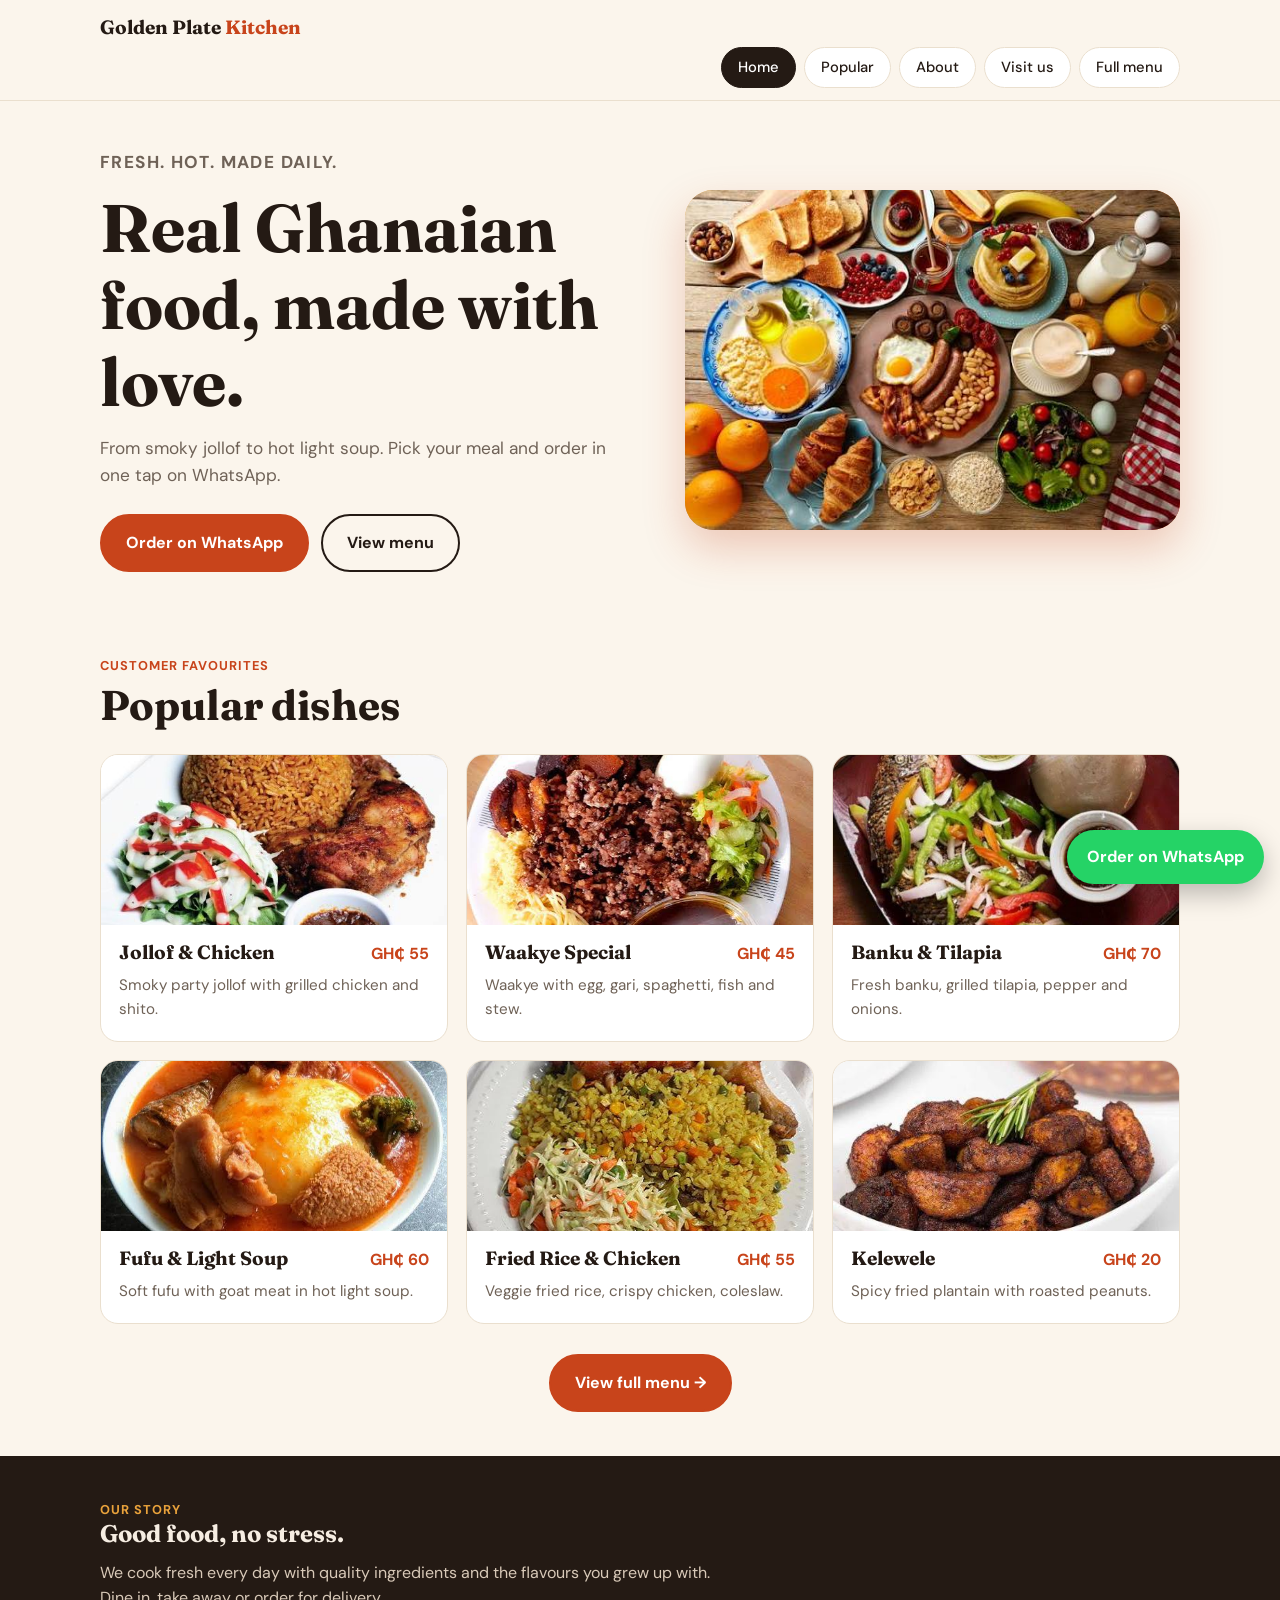
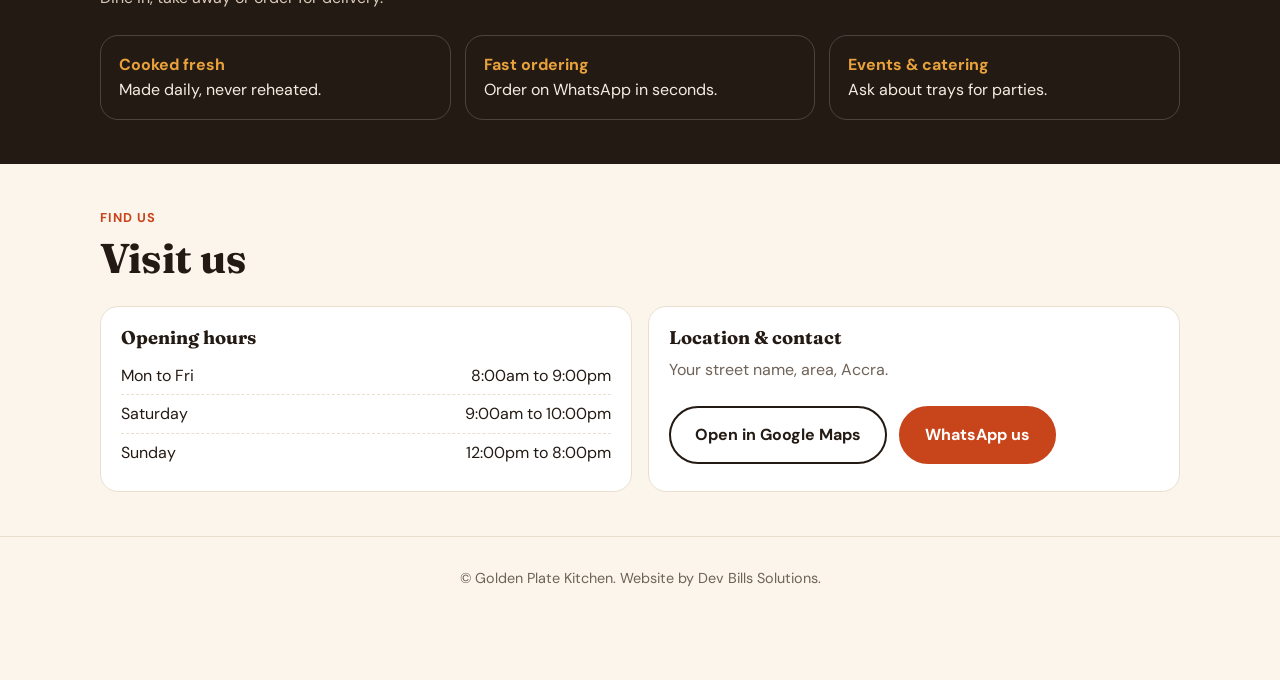
<file: index.html>
<!DOCTYPE html>
<html lang="en">
<head>
  <meta charset="UTF-8">
  <meta name="viewport" content="width=device-width, initial-scale=1">
  <title>Golden Plate Kitchen | Fresh Ghanaian Food</title>
  <meta name="description" content="Fresh Ghanaian meals made daily. See our popular dishes and order on WhatsApp.">
  <meta property="og:title" content="Golden Plate Kitchen | Fresh Ghanaian Food">
  <meta property="og:description" content="Fresh Ghanaian meals made daily. See our popular dishes and order on WhatsApp.">
  <link rel="preconnect" href="https://fonts.googleapis.com">
  <link rel="preconnect" href="https://fonts.gstatic.com" crossorigin>
  <link href="https://fonts.googleapis.com/css2?family=DM+Sans:wght@400;500;700&family=Fraunces:opsz,wght@9..144,600;9..144,700&display=swap" rel="stylesheet">
  <link rel="stylesheet" href="style.css">
</head>
<body>
  <header class="site-header">
    <div class="wrap">
      <div class="top"><a class="brand" href="#home">Golden Plate <span>Kitchen</span></a></div>
      <nav class="nav" aria-label="Main">
        <a href="#home">Home</a>
        <a href="#popular">Popular</a>
        <a href="#about">About</a>
        <a href="#visit">Visit us</a>
        <a href="menu.html">Full menu</a>
      </nav>
    </div>
  </header>

  <main>
    <section id="home" class="hero wrap">
      <div>
        <p class="eyebrow">Fresh. Hot. Made daily.</p>
        <h1>Real Ghanaian food, made with love.</h1>
        <p>From smoky jollof to hot light soup. Pick your meal and order in one tap on WhatsApp.</p>
        <div class="actions">
          <a class="btn" data-order href="#">Order on WhatsApp</a>
          <a class="btn ghost" href="menu.html">View menu</a>
        </div>
      </div>
      <div class="hero-art"><img src="images/dishes.jpeg" alt="A spread of fresh meals"></div>
    </section>

    <section id="popular">
      <div class="wrap">
        <div class="section-head"><p class="eyebrow">Customer favourites</p><h2>Popular dishes</h2></div>
        <div class="grid">
        <article class="dish">
          <div class="dish-img"><img src="images/jollof.jpeg" alt="Jollof and chicken"></div>
          <div class="dish-body">
            <div class="dish-row"><h3>Jollof &amp; Chicken</h3><span class="price">GH₵ 55</span></div>
            <p>Smoky party jollof with grilled chicken and shito.</p>
          </div>
        </article>
        <article class="dish">
          <div class="dish-img"><img src="images/waakye.jpeg" alt="Waakye special"></div>
          <div class="dish-body">
            <div class="dish-row"><h3>Waakye Special</h3><span class="price">GH₵ 45</span></div>
            <p>Waakye with egg, gari, spaghetti, fish and stew.</p>
          </div>
        </article>
        <article class="dish">
          <div class="dish-img"><img src="images/banku.jpeg" alt="Banku and tilapia"></div>
          <div class="dish-body">
            <div class="dish-row"><h3>Banku &amp; Tilapia</h3><span class="price">GH₵ 70</span></div>
            <p>Fresh banku, grilled tilapia, pepper and onions.</p>
          </div>
        </article>
        <article class="dish">
          <div class="dish-img"><img src="images/fufu.jpeg" alt="Fufu and light soup"></div>
          <div class="dish-body">
            <div class="dish-row"><h3>Fufu &amp; Light Soup</h3><span class="price">GH₵ 60</span></div>
            <p>Soft fufu with goat meat in hot light soup.</p>
          </div>
        </article>
        <article class="dish">
          <div class="dish-img"><img src="images/friedrice.jpeg" alt="Fried rice and chicken"></div>
          <div class="dish-body">
            <div class="dish-row"><h3>Fried Rice &amp; Chicken</h3><span class="price">GH₵ 55</span></div>
            <p>Veggie fried rice, crispy chicken, coleslaw.</p>
          </div>
        </article>
        <article class="dish">
          <div class="dish-img"><img src="images/kelewele.jpeg" alt="Kelewele"></div>
          <div class="dish-body">
            <div class="dish-row"><h3>Kelewele</h3><span class="price">GH₵ 20</span></div>
            <p>Spicy fried plantain with roasted peanuts.</p>
          </div>
        </article>
        </div>
        <div class="center"><a class="btn" href="menu.html">View full menu →</a></div>
      </div>
    </section>

    <section id="about" class="about">
      <div class="wrap">
        <p class="eyebrow" style="color:var(--gold)">Our story</p>
        <h2>Good food, no stress.</h2>
        <p style="margin-top:12px">We cook fresh every day with quality ingredients and the flavours you grew up with. Dine in, take away or order for delivery.</p>
        <div class="points">
          <div class="point"><strong>Cooked fresh</strong>Made daily, never reheated.</div>
          <div class="point"><strong>Fast ordering</strong>Order on WhatsApp in seconds.</div>
          <div class="point"><strong>Events &amp; catering</strong>Ask about trays for parties.</div>
        </div>
      </div>
    </section>

    <section id="visit">
      <div class="wrap">
        <div class="section-head"><p class="eyebrow">Find us</p><h2>Visit us</h2></div>
        <div class="info">
          <div class="info-card">
            <h3>Opening hours</h3>
            <ul>
              <li><span>Mon to Fri</span><span>8:00am to 9:00pm</span></li>
              <li><span>Saturday</span><span>9:00am to 10:00pm</span></li>
              <li><span>Sunday</span><span>12:00pm to 8:00pm</span></li>
            </ul>
          </div>
          <div class="info-card">
            <h3>Location &amp; contact</h3>
            <p style="color:var(--muted)">Your street name, area, Accra.</p>
            <div class="actions">
              <a class="btn ghost" href="https://www.google.com/maps" target="_blank" rel="noopener noreferrer">Open in Google Maps</a>
              <a class="btn" data-order href="#">WhatsApp us</a>
            </div>
          </div>
        </div>
      </div>
    </section>
  </main>

  <footer><div class="wrap">© Golden Plate Kitchen. Website by Dev Bills Solutions.</div></footer>
  <a class="float-wa" data-order href="#">Order on WhatsApp</a>
  <script src="script.js"></script>
</body>
</html>
</file>
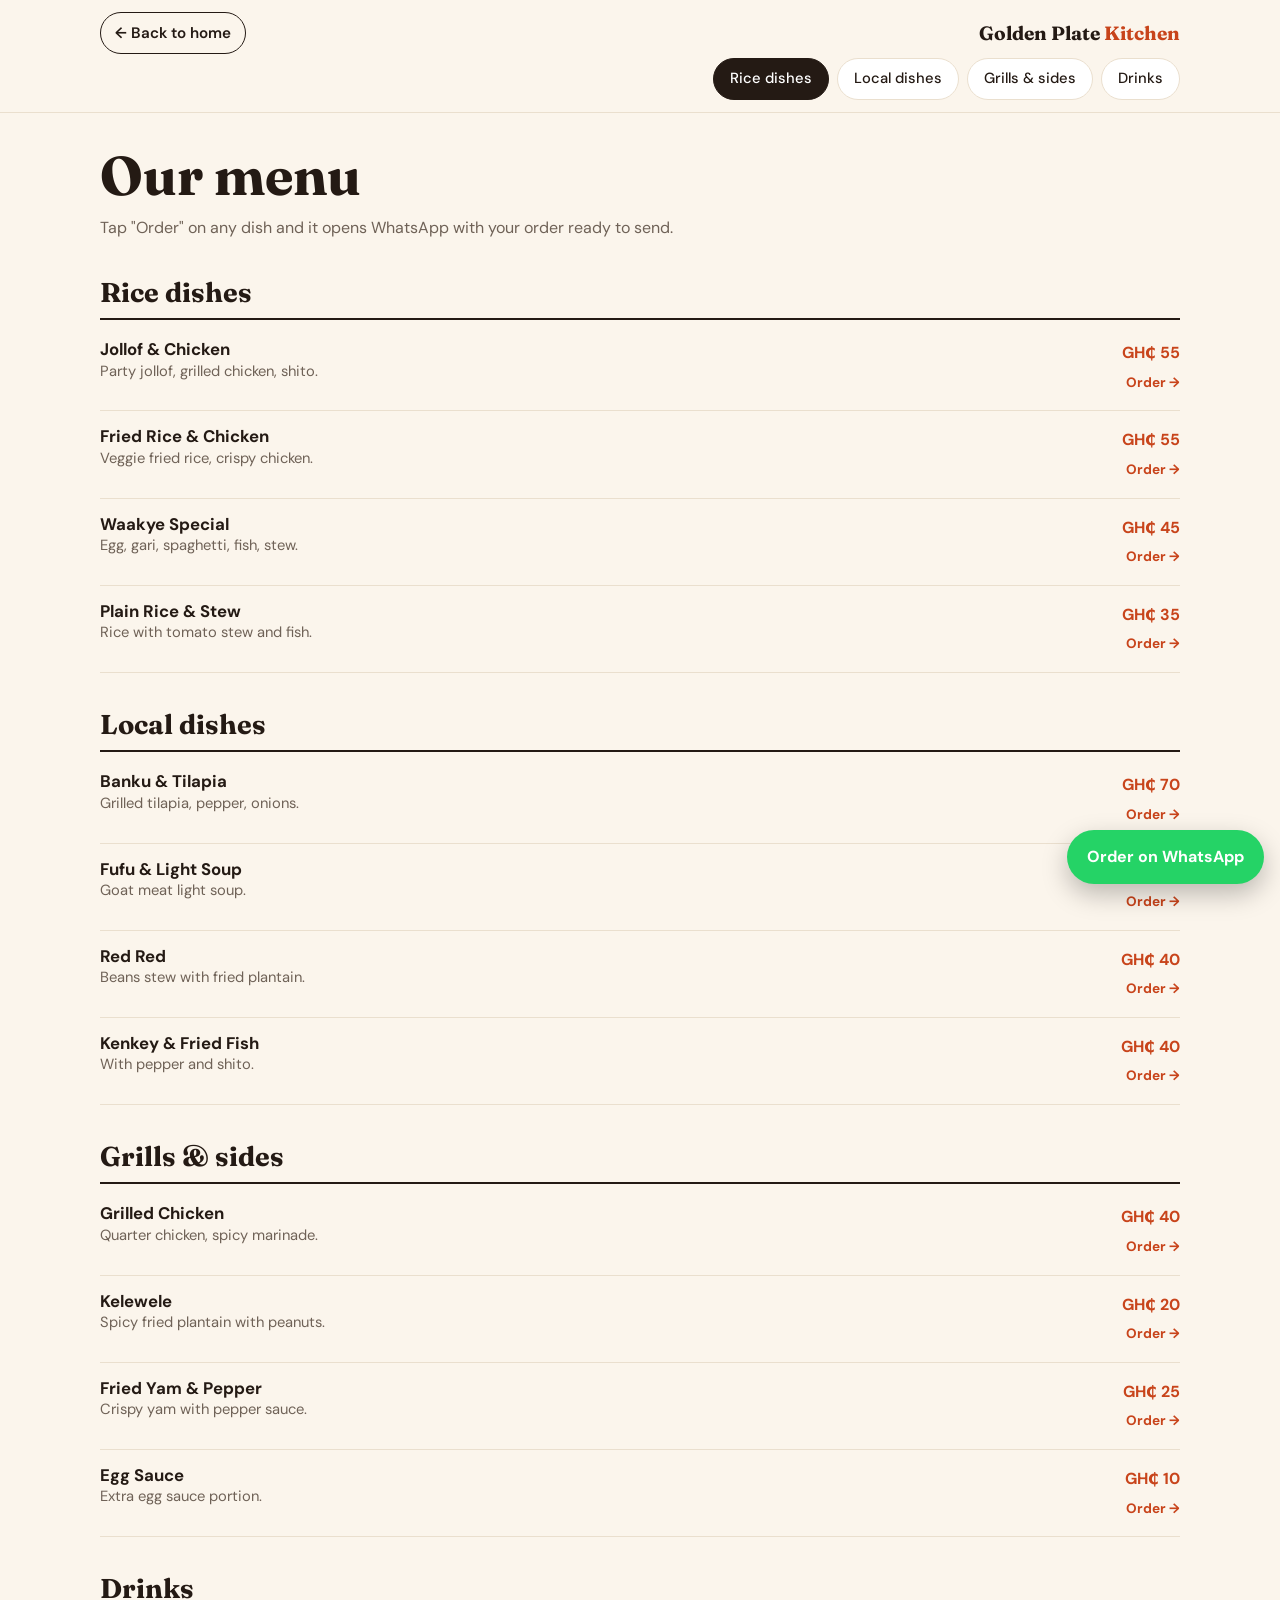
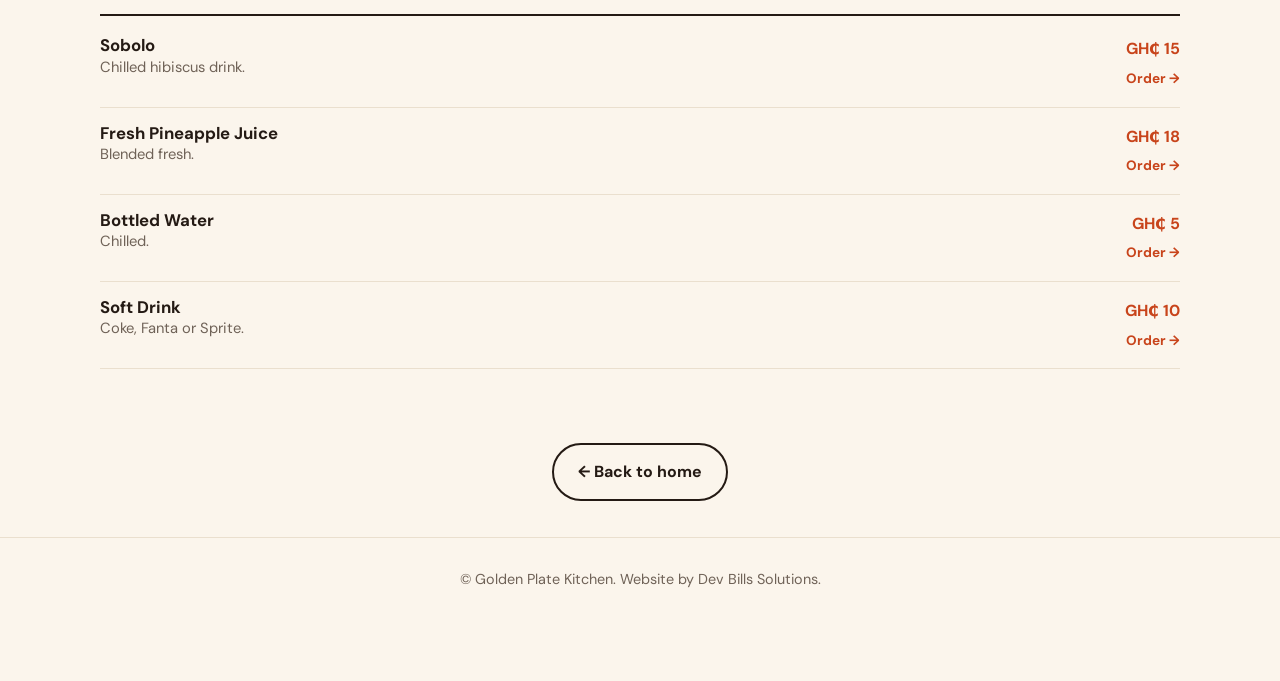
<file: menu.html>
<!DOCTYPE html>
<html lang="en">
<head>
  <meta charset="UTF-8">
  <meta name="viewport" content="width=device-width, initial-scale=1">
  <title>Menu | Golden Plate Kitchen</title>
  <meta name="description" content="Full menu with prices. Order any dish on WhatsApp.">
  <meta property="og:title" content="Menu | Golden Plate Kitchen">
  <meta property="og:description" content="Full menu with prices. Order any dish on WhatsApp.">
  <link rel="preconnect" href="https://fonts.googleapis.com">
  <link rel="preconnect" href="https://fonts.gstatic.com" crossorigin>
  <link href="https://fonts.googleapis.com/css2?family=DM+Sans:wght@400;500;700&family=Fraunces:opsz,wght@9..144,600;9..144,700&display=swap" rel="stylesheet">
  <link rel="stylesheet" href="style.css">
</head>
<body>
  <header class="site-header">
    <div class="wrap">
      <div class="top">
        <a class="back" href="index.html">← Back to home</a>
        <a class="brand" href="index.html">Golden Plate <span>Kitchen</span></a>
      </div>
      <nav class="nav" aria-label="Menu categories">
        <a href="#rice">Rice dishes</a>
        <a href="#local">Local dishes</a>
        <a href="#grills">Grills &amp; sides</a>
        <a href="#drinks">Drinks</a>
      </nav>
    </div>
  </header>

  <main>
    <div class="menu-intro wrap">
      <h1>Our menu</h1>
      <p>Tap "Order" on any dish and it opens WhatsApp with your order ready to send.</p>
    </div>
    <section id="rice" class="menu-cat wrap">
      <h2>Rice dishes</h2>
      <div class="item">
        <div><h3>Jollof &amp; Chicken</h3><p>Party jollof, grilled chicken, shito.</p></div>
        <div class="side"><span class="price">GH₵ 55</span><br><a class="order-link" data-order data-dish="Jollof and Chicken" href="#">Order →</a></div>
      </div>
      <div class="item">
        <div><h3>Fried Rice &amp; Chicken</h3><p>Veggie fried rice, crispy chicken.</p></div>
        <div class="side"><span class="price">GH₵ 55</span><br><a class="order-link" data-order data-dish="Fried Rice and Chicken" href="#">Order →</a></div>
      </div>
      <div class="item">
        <div><h3>Waakye Special</h3><p>Egg, gari, spaghetti, fish, stew.</p></div>
        <div class="side"><span class="price">GH₵ 45</span><br><a class="order-link" data-order data-dish="Waakye Special" href="#">Order →</a></div>
      </div>
      <div class="item">
        <div><h3>Plain Rice &amp; Stew</h3><p>Rice with tomato stew and fish.</p></div>
        <div class="side"><span class="price">GH₵ 35</span><br><a class="order-link" data-order data-dish="Plain Rice and Stew" href="#">Order →</a></div>
      </div>
    </section>
    <section id="local" class="menu-cat wrap">
      <h2>Local dishes</h2>
      <div class="item">
        <div><h3>Banku &amp; Tilapia</h3><p>Grilled tilapia, pepper, onions.</p></div>
        <div class="side"><span class="price">GH₵ 70</span><br><a class="order-link" data-order data-dish="Banku and Tilapia" href="#">Order →</a></div>
      </div>
      <div class="item">
        <div><h3>Fufu &amp; Light Soup</h3><p>Goat meat light soup.</p></div>
        <div class="side"><span class="price">GH₵ 60</span><br><a class="order-link" data-order data-dish="Fufu and Light Soup" href="#">Order →</a></div>
      </div>
      <div class="item">
        <div><h3>Red Red</h3><p>Beans stew with fried plantain.</p></div>
        <div class="side"><span class="price">GH₵ 40</span><br><a class="order-link" data-order data-dish="Red Red" href="#">Order →</a></div>
      </div>
      <div class="item">
        <div><h3>Kenkey &amp; Fried Fish</h3><p>With pepper and shito.</p></div>
        <div class="side"><span class="price">GH₵ 40</span><br><a class="order-link" data-order data-dish="Kenkey and Fried Fish" href="#">Order →</a></div>
      </div>
    </section>
    <section id="grills" class="menu-cat wrap">
      <h2>Grills &amp; sides</h2>
      <div class="item">
        <div><h3>Grilled Chicken</h3><p>Quarter chicken, spicy marinade.</p></div>
        <div class="side"><span class="price">GH₵ 40</span><br><a class="order-link" data-order data-dish="Grilled Chicken" href="#">Order →</a></div>
      </div>
      <div class="item">
        <div><h3>Kelewele</h3><p>Spicy fried plantain with peanuts.</p></div>
        <div class="side"><span class="price">GH₵ 20</span><br><a class="order-link" data-order data-dish="Kelewele" href="#">Order →</a></div>
      </div>
      <div class="item">
        <div><h3>Fried Yam &amp; Pepper</h3><p>Crispy yam with pepper sauce.</p></div>
        <div class="side"><span class="price">GH₵ 25</span><br><a class="order-link" data-order data-dish="Fried Yam and Pepper" href="#">Order →</a></div>
      </div>
      <div class="item">
        <div><h3>Egg Sauce</h3><p>Extra egg sauce portion.</p></div>
        <div class="side"><span class="price">GH₵ 10</span><br><a class="order-link" data-order data-dish="Egg Sauce" href="#">Order →</a></div>
      </div>
    </section>
    <section id="drinks" class="menu-cat wrap">
      <h2>Drinks</h2>
      <div class="item">
        <div><h3>Sobolo</h3><p>Chilled hibiscus drink.</p></div>
        <div class="side"><span class="price">GH₵ 15</span><br><a class="order-link" data-order data-dish="Sobolo" href="#">Order →</a></div>
      </div>
      <div class="item">
        <div><h3>Fresh Pineapple Juice</h3><p>Blended fresh.</p></div>
        <div class="side"><span class="price">GH₵ 18</span><br><a class="order-link" data-order data-dish="Fresh Pineapple Juice" href="#">Order →</a></div>
      </div>
      <div class="item">
        <div><h3>Bottled Water</h3><p>Chilled.</p></div>
        <div class="side"><span class="price">GH₵ 5</span><br><a class="order-link" data-order data-dish="Bottled Water" href="#">Order →</a></div>
      </div>
      <div class="item">
        <div><h3>Soft Drink</h3><p>Coke, Fanta or Sprite.</p></div>
        <div class="side"><span class="price">GH₵ 10</span><br><a class="order-link" data-order data-dish="Soft Drink" href="#">Order →</a></div>
      </div>
    </section>
    <div class="center wrap" style="padding:36px 0"><a class="btn ghost" href="index.html">← Back to home</a></div>
  </main>

  <footer><div class="wrap">© Golden Plate Kitchen. Website by Dev Bills Solutions.</div></footer>
  <a class="float-wa" data-order href="#">Order on WhatsApp</a>
  <script src="script.js"></script>
</body>
</html>
</file>
<file: style.css>
/* Golden Plate Kitchen: demo restaurant site */
:root {
  --bg: #fbf5ec;
  --card: #ffffff;
  --ink: #241a14;
  --muted: #6f6257;
  --accent: #c8441b;
  --gold: #e9a23b;
  --line: #eadfce;
  --radius: 18px;
}
* { box-sizing: border-box; margin: 0; padding: 0; }
html { scroll-behavior: smooth; scroll-padding-top: 120px; }
body { font-family: "DM Sans", system-ui, sans-serif; background: var(--bg); color: var(--ink); line-height: 1.6; }
h1, h2, h3 { font-family: "Fraunces", Georgia, serif; line-height: 1.15; }
a { color: inherit; text-decoration: none; }
.wrap { width: min(1080px, 92%); margin: 0 auto; }

/* Header + nav */
.site-header { position: sticky; top: 0; z-index: 20; background: rgba(251,245,236,.94); backdrop-filter: blur(10px); border-bottom: 1px solid var(--line); }
.top { display: flex; align-items: center; justify-content: space-between; padding: 12px 0 6px; }
.brand { font-family: "Fraunces", Georgia, serif; font-weight: 700; font-size: 1.2rem; }
.brand span { color: var(--accent); }
.nav { display: flex; gap: 8px; overflow-x: auto; padding: 4px 0 12px; scrollbar-width: none; }
.nav::-webkit-scrollbar { display: none; }
.nav a { flex: none; padding: 8px 16px; border-radius: 999px; border: 1px solid var(--line); background: var(--card); font-size: .92rem; font-weight: 500; }
.nav a:hover, .nav a.active { background: var(--ink); color: #fff; border-color: var(--ink); }
.back { display: inline-flex; align-items: center; gap: 6px; font-weight: 600; font-size: .95rem; padding: 8px 14px; border-radius: 999px; border: 1px solid var(--ink); }

/* Buttons */
.btn { display: inline-flex; align-items: center; justify-content: center; gap: 8px; padding: 14px 24px; border-radius: 999px; font-weight: 700; border: 2px solid var(--accent); background: var(--accent); color: #fff; cursor: pointer; }
.btn.ghost { background: transparent; color: var(--ink); border-color: var(--ink); }
.btn:hover { filter: brightness(1.08); }
.actions { display: flex; flex-wrap: wrap; gap: 12px; margin-top: 24px; }

/* Hero */
.hero { padding: 48px 0 40px; }
.eyebrow { color: var(--accent); font-weight: 700; letter-spacing: .08em; text-transform: uppercase; font-size: .8rem; }
.hero h1 { font-size: clamp(2.4rem, 9vw, 4.2rem); margin: 12px 0 14px; }
.hero p { color: var(--muted); max-width: 520px; font-size: 1.08rem; }
.hero-art { margin-top: 32px; height: 220px; border-radius: 28px; display: block; overflow: hidden; font-size: 5.5rem; background: linear-gradient(135deg, #f4b860, #c8441b); box-shadow: 0 18px 40px rgba(200,68,27,.25); }
.hero-art img { width: 100%; height: 100%; object-fit: cover; display: block; }
/* Sections */
section { padding: 44px 0; }
.section-head { margin-bottom: 24px; }
.section-head h2 { font-size: clamp(1.8rem, 6vw, 2.6rem); margin-top: 6px; }

/* Dish cards */
.grid { display: grid; gap: 18px; grid-template-columns: 1fr; }
.dish { background: var(--card); border: 1px solid var(--line); border-radius: var(--radius); overflow: hidden; }
/* Photo slot: swap the emoji for <img src="images/your-photo.jpg" alt="Dish name"> */
.dish-img { height: 170px; display: block; overflow: hidden; font-size: 4rem; background: linear-gradient(135deg, #ffd9a0, #f08a4b); }
.dish-img img { width: 100%; height: 100%; object-fit: cover; display: block; }
.dish-body { padding: 16px 18px 20px; }
.dish-row { display: flex; justify-content: space-between; gap: 12px; align-items: baseline; }
.dish h3 { font-size: 1.2rem; }
.price { font-weight: 700; color: var(--accent); white-space: nowrap; }
.dish p { color: var(--muted); font-size: .95rem; margin-top: 6px; }
.center { text-align: center; margin-top: 30px; }

/* About / info */
.about { background: var(--ink); color: #f6ede2; }
.about p { color: #d8c9b8; max-width: 620px; }
.points { display: grid; gap: 14px; margin-top: 24px; }
.point { border: 1px solid rgba(255,255,255,.18); border-radius: var(--radius); padding: 16px 18px; }
.point strong { color: var(--gold); display: block; }
.info { display: grid; gap: 16px; }
.info-card { background: var(--card); border: 1px solid var(--line); border-radius: var(--radius); padding: 20px; }
.info-card h3 { font-size: 1.15rem; margin-bottom: 8px; }
.info-card li { list-style: none; display: flex; justify-content: space-between; padding: 6px 0; border-bottom: 1px dashed var(--line); }
.info-card li:last-child { border: 0; }

/* Menu page */
.menu-intro { padding: 32px 0 8px; }
.menu-intro h1 { font-size: clamp(2.2rem, 8vw, 3.4rem); }
.menu-intro p { color: var(--muted); margin-top: 8px; }
.menu-cat { padding: 28px 0 8px; }
.menu-cat h2 { font-size: 1.7rem; padding-bottom: 10px; border-bottom: 2px solid var(--ink); margin-bottom: 4px; }
.item { display: flex; justify-content: space-between; gap: 16px; padding: 16px 0; border-bottom: 1px solid var(--line); }
.item h3 { font-family: "DM Sans", sans-serif; font-size: 1.05rem; font-weight: 700; }
.item p { color: var(--muted); font-size: .92rem; }
.item .side { text-align: right; flex: none; }
.order-link { display: inline-block; margin-top: 6px; font-size: .85rem; font-weight: 700; color: var(--accent); }

footer { padding: 30px 0 90px; text-align: center; color: var(--muted); font-size: .9rem; border-top: 1px solid var(--line); }

/* Floating WhatsApp */
.float-wa { position: fixed; right: 16px; bottom: 16px; z-index: 30; padding: 14px 20px; border-radius: 999px; background: #25d366; color: #fff; font-weight: 700; box-shadow: 0 10px 26px rgba(0,0,0,.25); }

@media (min-width: 720px) {
  .grid { grid-template-columns: repeat(3, 1fr); }
  .points { grid-template-columns: repeat(3, 1fr); }
  .info { grid-template-columns: 1fr 1fr; }
  .hero { display: grid; grid-template-columns: 1.1fr 1fr; gap: 40px; align-items: center; }
  .hero-art { margin: 0; height: 340px; }
  .nav { justify-content: flex-end; }
  .top { padding-bottom: 0; }
}
@media (prefers-reduced-motion: reduce) { html { scroll-behavior: auto; } }
</file>
